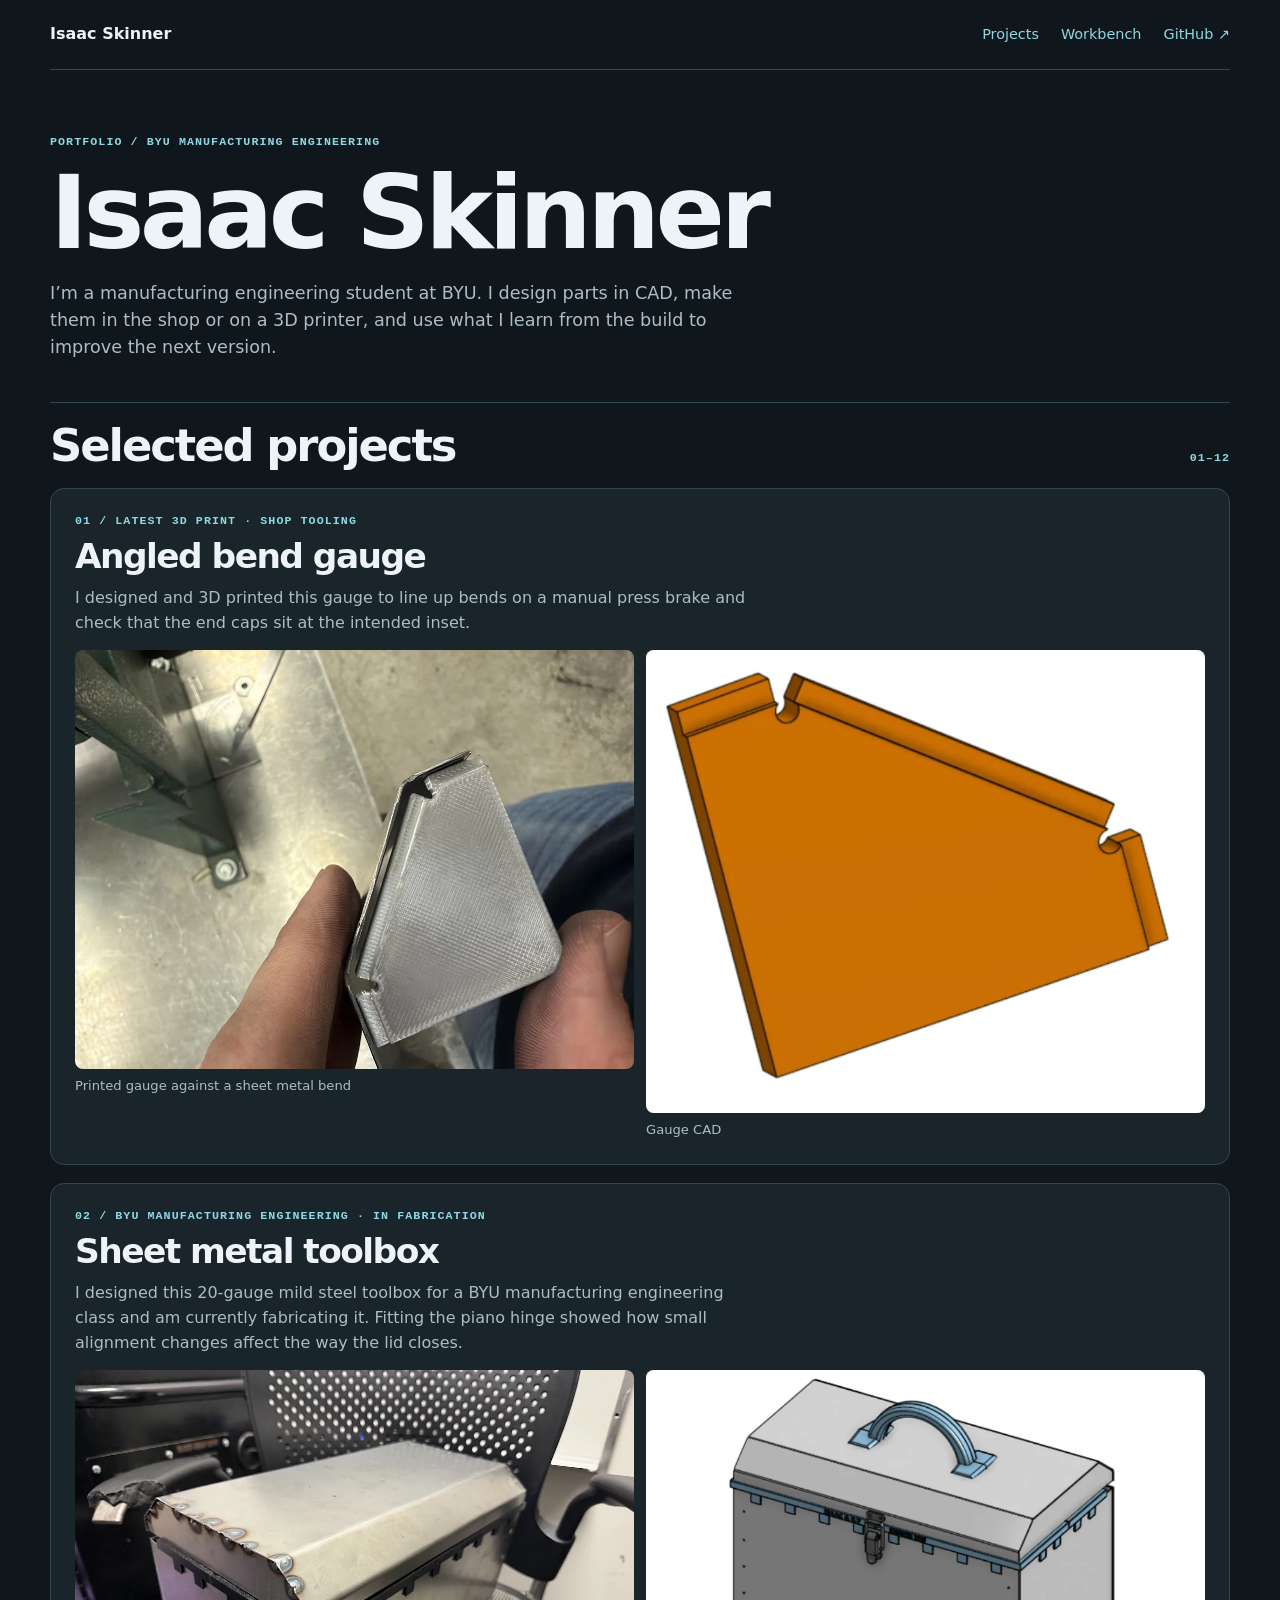
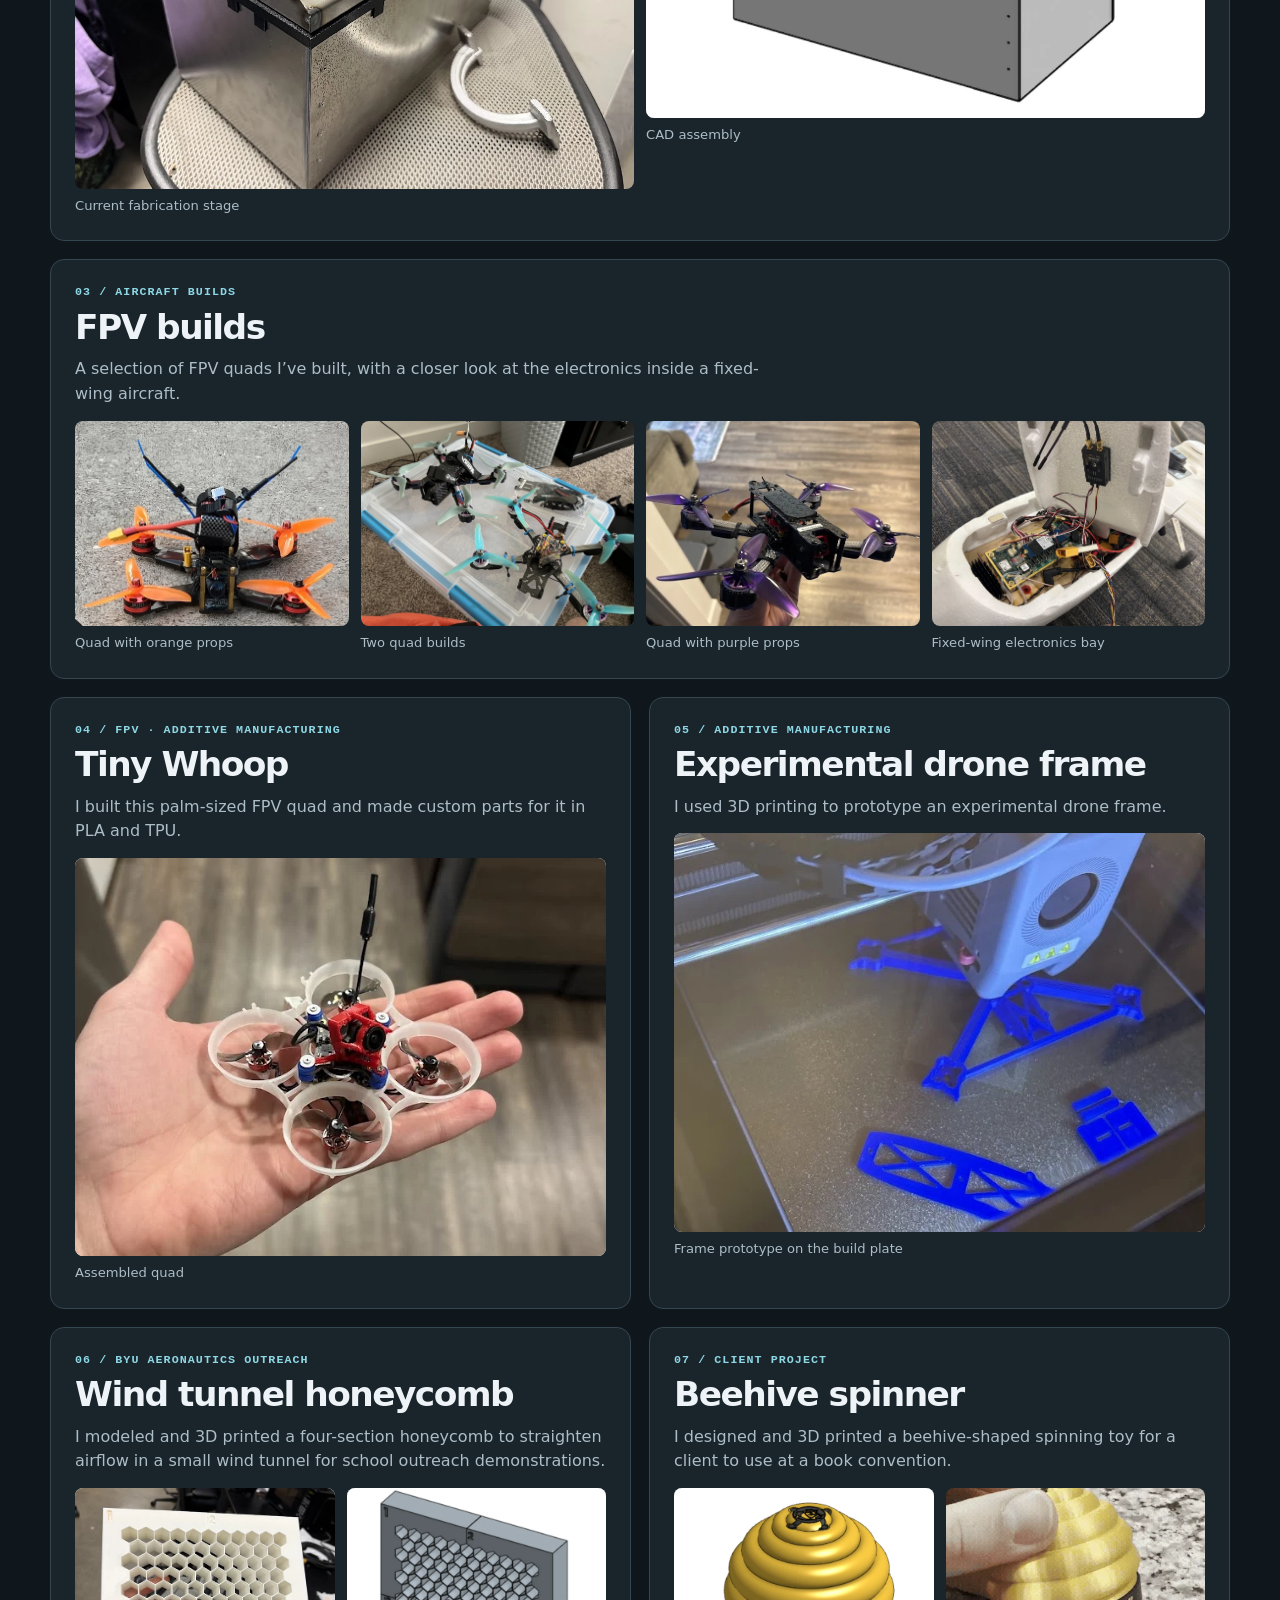
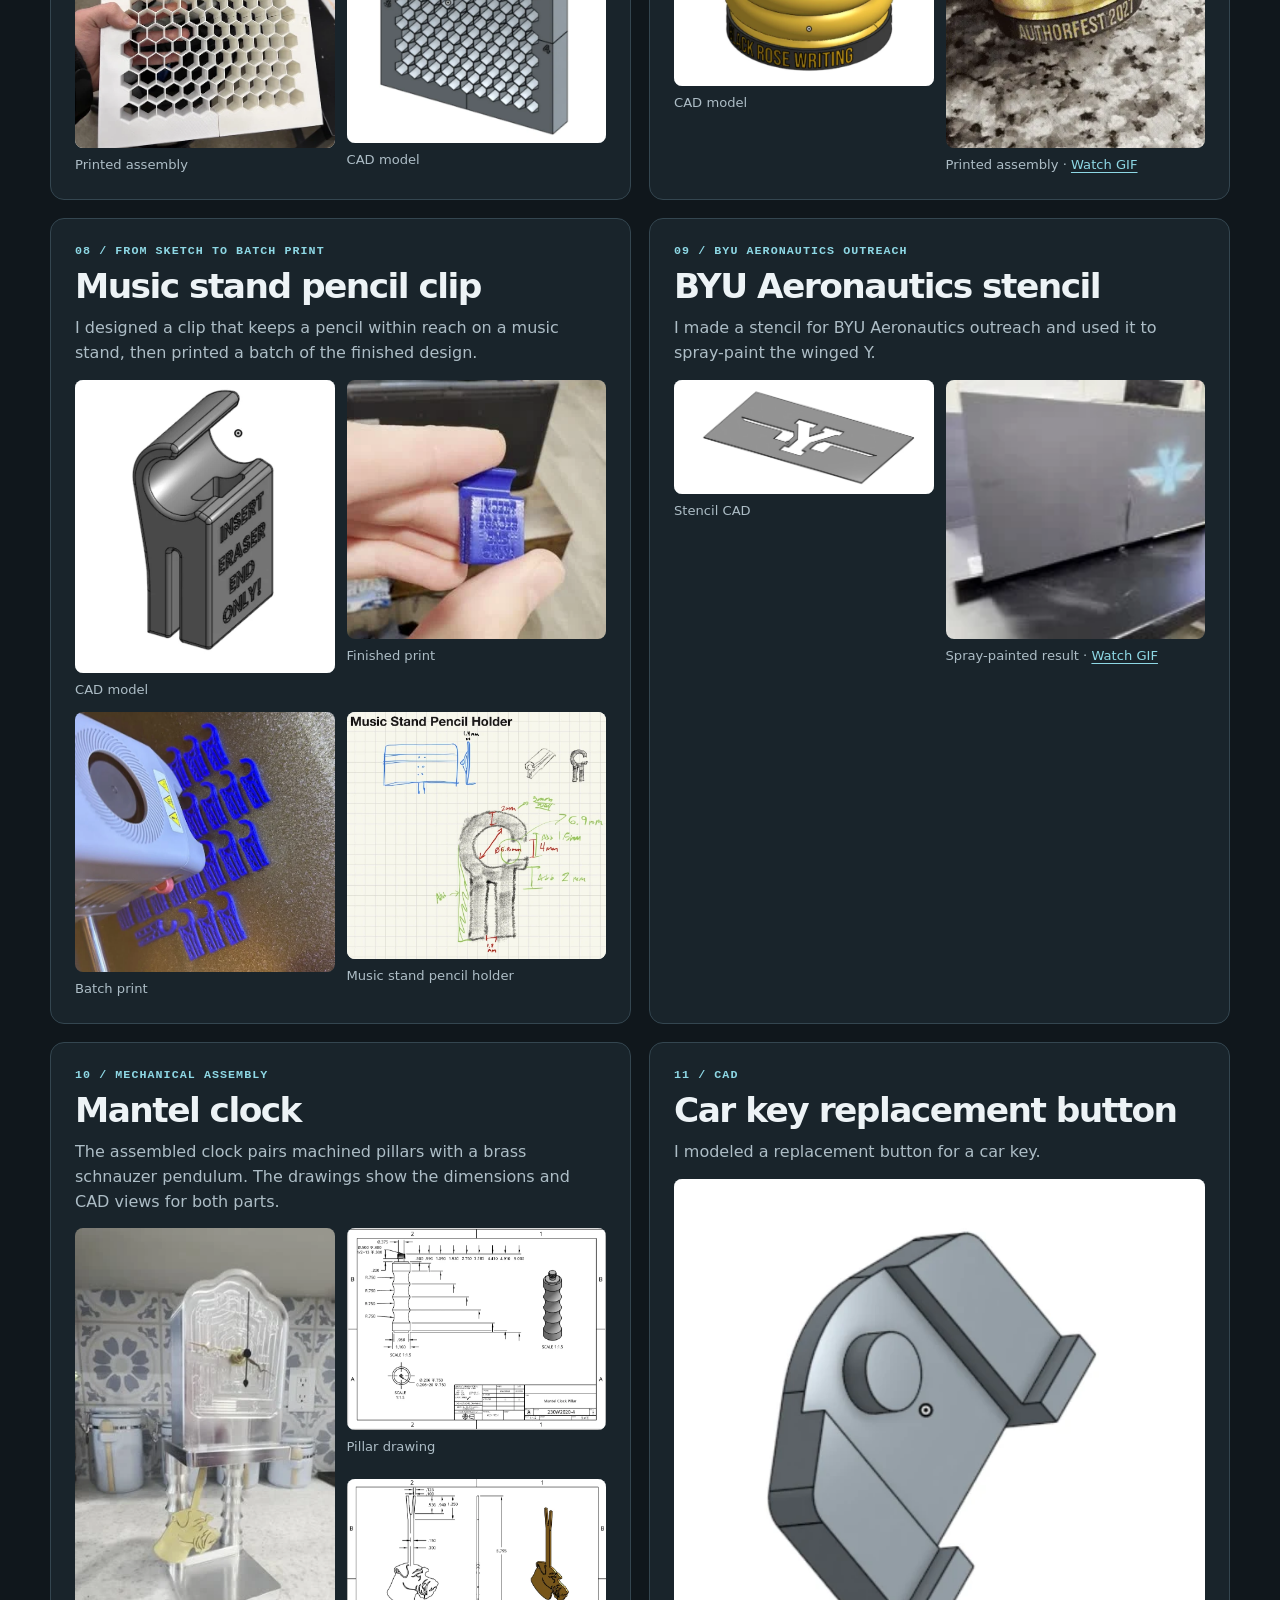
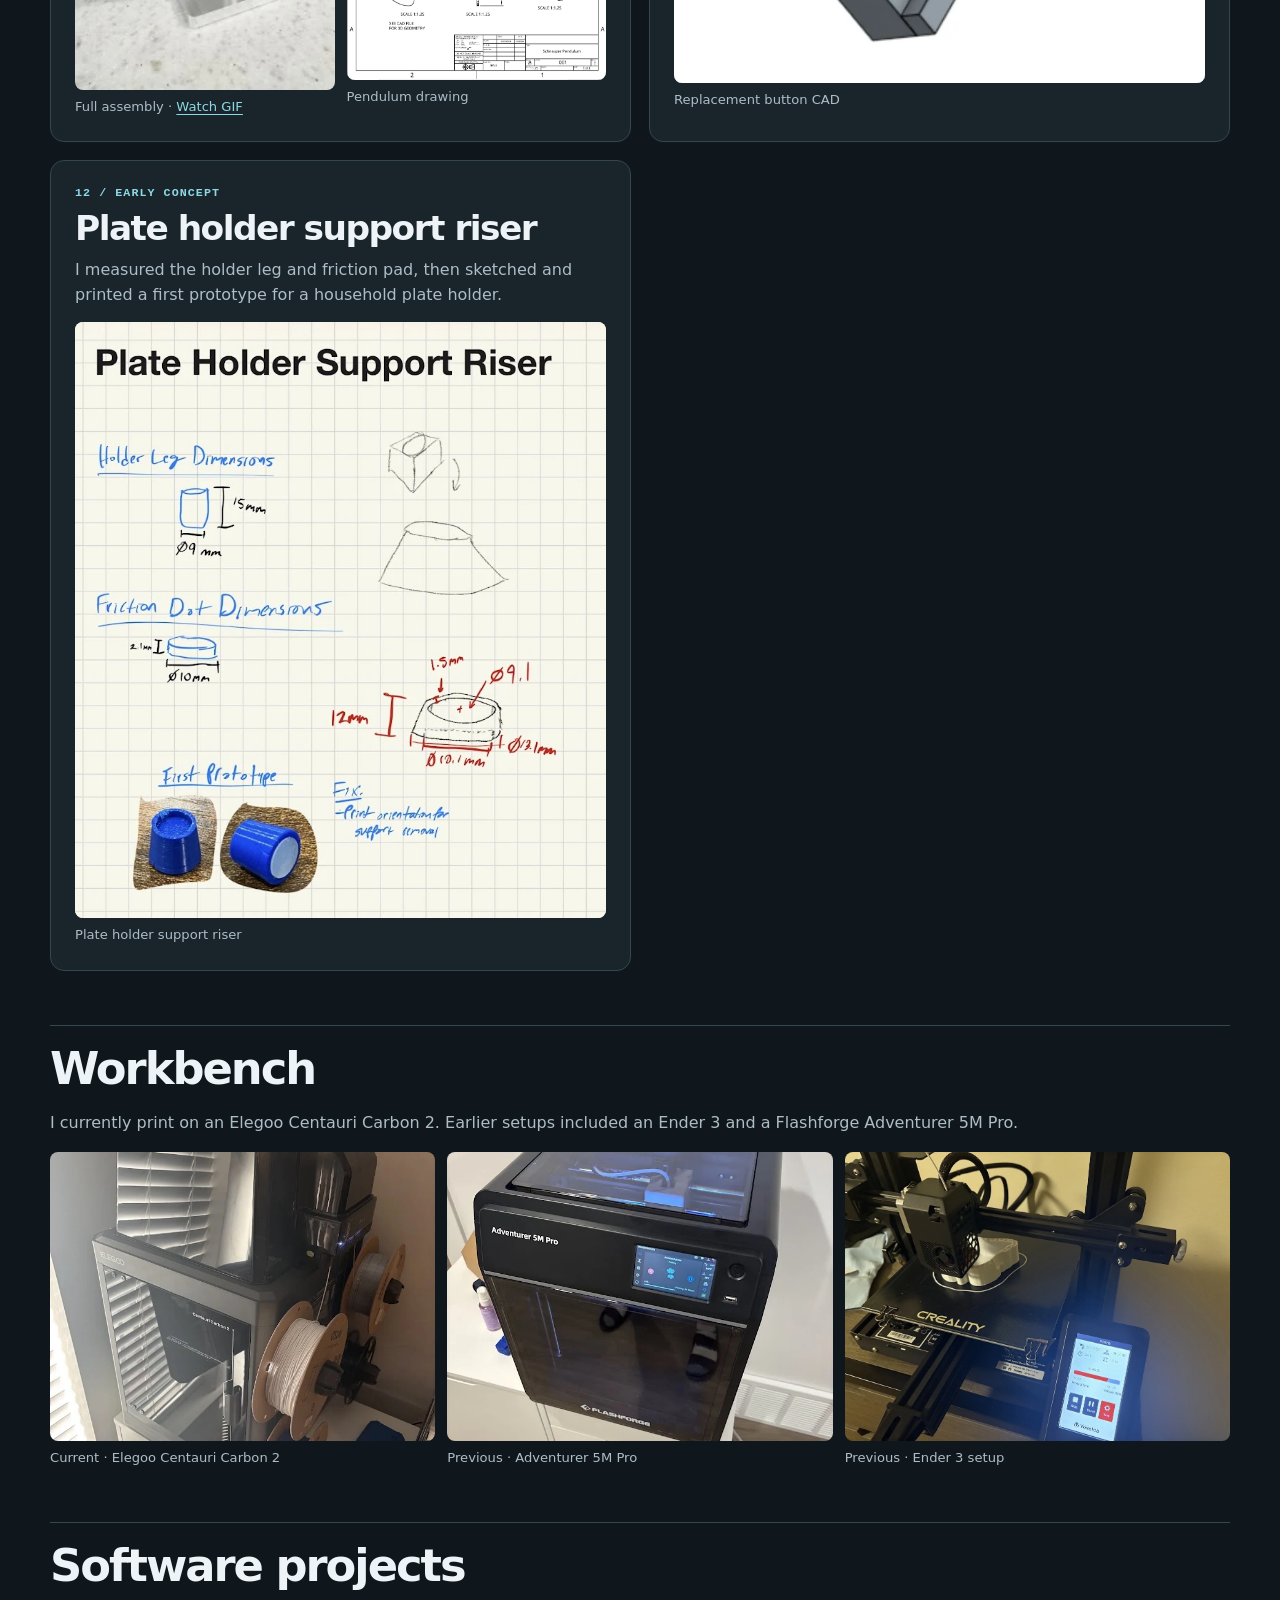
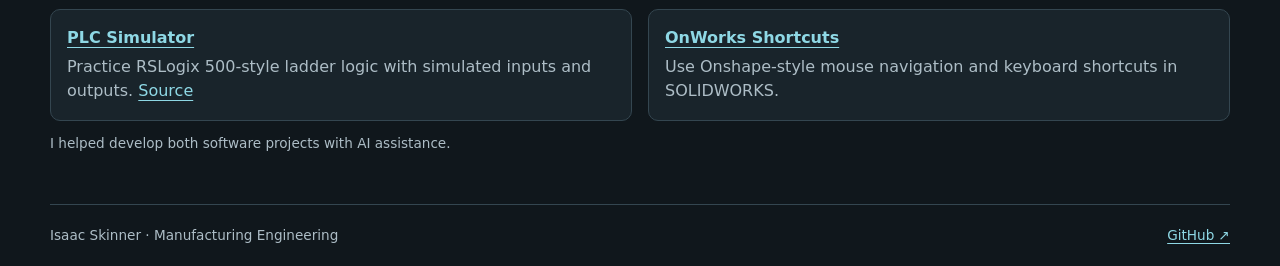
<file: index.html>
<!doctype html>
<html lang="en">
<head>
<meta charset="utf-8">
<meta name="viewport" content="width=device-width, initial-scale=1">
<meta name="description" content="Isaac Skinner’s manufacturing engineering portfolio, featuring CAD, sheet metal fabrication, 3D printing, and FPV builds.">
<title>Isaac Skinner | Manufacturing Engineering</title>
<link rel="icon" href="favicon.ico" sizes="any">
<link rel="stylesheet" href="portfolio.css">
</head>
<body>
<header class="shell masthead">
  <a class="brand" href="./">Isaac Skinner</a>
  <nav aria-label="Main navigation"><a href="#work">Projects</a><a href="#workbench">Workbench</a><a href="https://github.com/SkinnDeep">GitHub ↗</a></nav>
</header>
<main class="shell">
  <div class="intro">
    <p class="eyebrow">Portfolio / BYU Manufacturing Engineering</p>
    <h1>Isaac Skinner</h1>
    <p>I’m a manufacturing engineering student at BYU. I design parts in CAD, make them in the shop or on a 3D printer, and use what I learn from the build to improve the next version.</p>
  </div>
  <section id="work" aria-labelledby="work-title">
    <div class="section-head"><h2 id="work-title">Selected projects</h2><span class="eyebrow">01–12</span></div>
    <div class="projects"><article class="card wide" id="bend-gauge">
  <div class="copy"><p class="eyebrow">01 / Latest 3D print · Shop tooling</p><h3>Angled bend gauge</h3><p>I designed and 3D printed this gauge to line up bends on a manual press brake and check that the end caps sit at the intended inset.</p></div>
  <div class="gallery"><figure class="photo"><a href="assets/bend-gauge-print.webp"><img src="assets/bend-gauge-print.webp" alt="3D-printed angled gauge held against a bent sheet metal part" width="1115" height="836"></a><figcaption>Printed gauge against a sheet metal bend</figcaption></figure><figure class="cad"><a href="assets/bend-gauge-cad.webp"><img src="assets/bend-gauge-cad.webp" alt="CAD model of the angled gauge with raised edges and corner reliefs" width="719" height="596"></a><figcaption>Gauge CAD</figcaption></figure></div>
</article>
<article class="card wide" id="toolbox">
  <div class="copy"><p class="eyebrow">02 / BYU Manufacturing Engineering · In fabrication</p><h3>Sheet metal toolbox</h3><p>I designed this 20-gauge mild steel toolbox for a BYU manufacturing engineering class and am currently fabricating it. Fitting the piano hinge showed how small alignment changes affect the way the lid closes.</p></div>
  <div class="gallery"><figure class="photo"><a href="assets/toolbox-build.webp"><img src="assets/toolbox-build.webp" alt="Partially assembled steel toolbox with its handle beside it" width="1115" height="836"></a><figcaption>Current fabrication stage</figcaption></figure><figure class="cad"><a href="assets/toolbox-cad.webp"><img src="assets/toolbox-cad.webp" alt="CAD assembly of the toolbox with its handle and latch" width="930" height="580"></a><figcaption>CAD assembly</figcaption></figure></div>
</article>
<article class="card wide" id="fpv">
  <div class="copy"><p class="eyebrow">03 / Aircraft builds</p><h3>FPV builds</h3><p>A selection of FPV quads I’ve built, with a closer look at the electronics inside a fixed-wing aircraft.</p></div>
  <div class="gallery"><figure class="photo"><a href="assets/fpv-orange.webp"><img src="assets/fpv-orange.webp" alt="FPV quad with orange propellers" width="1110" height="836" loading="lazy"></a><figcaption>Quad with orange props</figcaption></figure><figure class="photo"><a href="assets/fpv-pair.webp"><img src="assets/fpv-pair.webp" alt="Two FPV quads with mint propellers and visible wiring" width="1115" height="836" loading="lazy"></a><figcaption>Two quad builds</figcaption></figure><figure class="photo"><a href="assets/fpv-purple.webp"><img src="assets/fpv-purple.webp" alt="Handheld FPV quad with purple propellers" width="627" height="836" loading="lazy"></a><figcaption>Quad with purple props</figcaption></figure><figure class="photo"><a href="assets/aircraft.webp"><img src="assets/aircraft.webp" alt="Open fixed-wing fuselage showing wiring and electronics" width="1115" height="836" loading="lazy"></a><figcaption>Fixed-wing electronics bay</figcaption></figure></div>
</article>
<article class="card" id="whoop">
  <div class="copy"><p class="eyebrow">04 / FPV · Additive manufacturing</p><h3>Tiny Whoop</h3><p>I built this palm-sized FPV quad and made custom parts for it in PLA and TPU.</p></div>
  <div class="gallery"><figure class="whoop"><a href="assets/whoop.webp"><img src="assets/whoop.webp" alt="Ducted Tiny Whoop quadcopter held in one hand" width="627" height="836" loading="lazy"></a><figcaption>Assembled quad</figcaption></figure></div>
</article>
<article class="card" id="drone-frame">
  <div class="copy"><p class="eyebrow">05 / Additive manufacturing</p><h3>Experimental drone frame</h3><p>I used 3D printing to prototype an experimental drone frame.</p></div>
  <div class="gallery"><figure class="photo"><a href="assets/drone-frame.webp"><img src="assets/drone-frame.webp" alt="Blue drone frame components on the build plate during printing" width="627" height="836" loading="lazy"></a><figcaption>Frame prototype on the build plate</figcaption></figure></div>
</article>
<article class="card" id="wind-tunnel">
  <div class="copy"><p class="eyebrow">06 / BYU Aeronautics outreach</p><h3>Wind tunnel honeycomb</h3><p>I modeled and 3D printed a four-section honeycomb to straighten airflow in a small wind tunnel for school outreach demonstrations.</p></div>
  <div class="gallery"><figure class=""><a href="assets/honeycomb-print.webp"><img src="assets/honeycomb-print.webp" alt="Four assembled sections of the white printed honeycomb" width="627" height="836" loading="lazy"></a><figcaption>Printed assembly</figcaption></figure><figure class="cad"><a href="assets/honeycomb-cad.webp"><img src="assets/honeycomb-cad.webp" alt="CAD model of the four numbered honeycomb sections" width="645" height="634" loading="lazy"></a><figcaption>CAD model</figcaption></figure></div>
</article>
<article class="card" id="beehive">
  <div class="copy"><p class="eyebrow">07 / Client project</p><h3>Beehive spinner</h3><p>I designed and 3D printed a beehive-shaped spinning toy for a client to use at a book convention.</p></div>
  <div class="gallery"><figure class="cad"><a href="assets/beehive-cad.webp"><img src="assets/beehive-cad.webp" alt="Gold beehive CAD model on a Black Rose Writing base" width="689" height="524" loading="lazy"></a><figcaption>CAD model</figcaption></figure><figure class=""><a href="assets/beehive-demo.webp"><img src="assets/beehive-demo.webp" alt="The assembled printed beehive toy" width="420" height="746" loading="lazy"></a><figcaption>Printed assembly · <a href="assets/beehive-demo.gif">Watch GIF</a></figcaption></figure></div>
</article>
<article class="card" id="pencil-clip">
  <div class="copy"><p class="eyebrow">08 / From sketch to batch print</p><h3>Music stand pencil clip</h3><p>I designed a clip that keeps a pencil within reach on a music stand, then printed a batch of the finished design.</p></div>
  <div class="gallery"><figure class="cad"><a href="assets/pencil-clip-cad.webp"><img src="assets/pencil-clip-cad.webp" alt="CAD model of the pencil clip with an eraser-end instruction" width="516" height="583" loading="lazy"></a><figcaption>CAD model</figcaption></figure><figure class="photo"><a href="assets/pencil-clip-finished.webp"><img src="assets/pencil-clip-finished.webp" alt="Finished blue pencil clip held in hand" width="300" height="534" loading="lazy"></a><figcaption>Finished print</figcaption></figure><figure class="photo"><a href="assets/pencil-clip-batch.webp"><img src="assets/pencil-clip-batch.webp" alt="Rows of blue pencil clips printing on one build plate" width="627" height="836" loading="lazy"></a><figcaption>Batch print</figcaption></figure><figure class="sketch"><a href="assets/pencil.webp"><img src="assets/pencil.webp" alt="Annotated sketch of a clip-on pencil holder" width="878" height="836" loading="lazy"></a><figcaption>Music stand pencil holder</figcaption></figure></div>
</article>
<article class="card" id="stencil">
  <div class="copy"><p class="eyebrow">09 / BYU Aeronautics outreach</p><h3>BYU Aeronautics stencil</h3><p>I made a stencil for BYU Aeronautics outreach and used it to spray-paint the winged Y.</p></div>
  <div class="gallery"><figure class="cad"><a href="assets/stencil-cad.webp"><img src="assets/stencil-cad.webp" alt="CAD model of the winged Y stencil" width="1089" height="478" loading="lazy"></a><figcaption>Stencil CAD</figcaption></figure><figure class="photo"><a href="assets/stencil-demo.webp"><img src="assets/stencil-demo.webp" alt="Blue winged Y spray-painted on a dark panel" width="300" height="168" loading="lazy"></a><figcaption>Spray-painted result · <a href="assets/stencil-demo.gif">Watch GIF</a></figcaption></figure></div>
</article>
<article class="card" id="clock">
  <div class="copy"><p class="eyebrow">10 / Mechanical assembly</p><h3>Mantel clock</h3><p>The assembled clock pairs machined pillars with a brass schnauzer pendulum. The drawings show the dimensions and CAD views for both parts.</p></div>
  <div class="gallery"><figure class="photo"><a href="assets/clock-demo.webp"><img src="assets/clock-demo.webp" alt="Assembled mantel clock with a brass schnauzer pendulum" width="300" height="534" loading="lazy"></a><figcaption>Full assembly · <a href="assets/clock-demo.gif">Watch GIF</a></figcaption></figure><figure class="cad"><a href="assets/clock-pillar.webp"><img src="assets/clock-pillar.webp" alt="Dimensioned drawing and CAD view of the mantel clock pillar" width="841" height="653" loading="lazy"></a><figcaption>Pillar drawing</figcaption></figure><figure class="cad"><a href="assets/clock-pendulum.webp"><img src="assets/clock-pendulum.webp" alt="Dimensioned drawing and CAD view of the schnauzer pendulum" width="831" height="644" loading="lazy"></a><figcaption>Pendulum drawing</figcaption></figure></div>
</article>
<article class="card" id="key-button">
  <div class="copy"><p class="eyebrow">11 / CAD</p><h3>Car key replacement button</h3><p>I modeled a replacement button for a car key.</p></div>
  <div class="gallery"><figure class="cad"><a href="assets/key-button.webp"><img src="assets/key-button.webp" alt="CAD model of a car key button with retention tabs" width="600" height="570" loading="lazy"></a><figcaption>Replacement button CAD</figcaption></figure></div>
</article>
<article class="card" id="sketches">
  <div class="copy"><p class="eyebrow">12 / Early concept</p><h3>Plate holder support riser</h3><p>I measured the holder leg and friction pad, then sketched and printed a first prototype for a household plate holder.</p></div>
  <div class="gallery"><figure class="sketch"><a href="assets/riser.webp"><img src="assets/riser.webp" alt="Dimensioned plate holder riser sketch with prototype photos" width="744" height="836" loading="lazy"></a><figcaption>Plate holder support riser</figcaption></figure></div>
</article></div>
  </section>
  <section id="workbench" aria-labelledby="bench-title">
    <div class="section-head"><h2 id="bench-title">Workbench</h2></div>
    <p class="section-intro">I currently print on an Elegoo Centauri Carbon 2. Earlier setups included an Ender 3 and a Flashforge Adventurer 5M Pro.</p>
    <div class="gallery printers"><figure class="photo"><a href="assets/cc2.webp"><img src="assets/cc2.webp" alt="Enclosed Elegoo Centauri Carbon 2 with filament spools" width="627" height="836" loading="lazy"></a><figcaption>Current · Elegoo Centauri Carbon 2</figcaption></figure><figure class="photo"><a href="assets/adm.webp"><img src="assets/adm.webp" alt="Flashforge Adventurer 5M Pro on a cabinet" width="627" height="836" loading="lazy"></a><figcaption>Previous · Adventurer 5M Pro</figcaption></figure><figure class="photo"><a href="assets/ender.webp"><img src="assets/ender.webp" alt="Open-frame 3D printer in the middle of a print" width="1115" height="836" loading="lazy"></a><figcaption>Previous · Ender 3 setup</figcaption></figure></div>
  </section>
  <section aria-labelledby="software-title">
    <div class="section-head"><h2 id="software-title">Software projects</h2></div>
    <dl class="software">
        <div><dt><a href="https://skinndeep.github.io/plc-simulator/">PLC Simulator</a></dt><dd>Practice RSLogix 500-style ladder logic with simulated inputs and outputs. <a href="https://github.com/SkinnDeep/plc-simulator">Source</a></dd></div>
        <div><dt><a href="https://github.com/SkinnDeep/OnWorks-Shortcuts">OnWorks Shortcuts</a></dt><dd>Use Onshape-style mouse navigation and keyboard shortcuts in SOLIDWORKS.</dd></div>
      </dl>
      <p class="note">I helped develop both software projects with AI assistance.</p>

  </section>
</main>
<footer class="shell"><span>Isaac Skinner · Manufacturing Engineering</span><a href="https://github.com/SkinnDeep">GitHub ↗</a></footer>
</body>
</html>
</file>
<file: portfolio.css>
:root {
  color-scheme: dark;
  --ink: #edf3f6;
  --muted: #adbdc6;
  --paper: #10171c;
  --line: #344650;
  --accent: #8ed8e5;
}
* { box-sizing: border-box; }
body { margin: 0; background: var(--paper); color: var(--ink); font: 16px/1.55 system-ui, sans-serif; }
a { color: var(--accent); text-underline-offset: .22em; }
a:hover { color: var(--ink); }
a:focus-visible { outline: 3px solid var(--accent); outline-offset: 4px; }
.shell { width: min(1180px, calc(100% - 48px)); margin-inline: auto; }
.masthead, footer, .section-head { display: flex; align-items: baseline; justify-content: space-between; gap: 12px 24px; flex-wrap: wrap; }
.masthead { padding: 22px 0; border-bottom: 1px solid var(--line); }
.brand { color: var(--ink); font-weight: 750; text-decoration: none; }
nav { display: flex; flex-wrap: wrap; gap: 8px 22px; }
nav a { font-size: .9rem; text-decoration: none; }
nav a:hover { text-decoration: underline; }
.intro { padding: clamp(36px, 5vw, 68px) 0 40px; }
h1, h2, h3, p { margin: 0; }
h1, h2, h3 { line-height: 1.06; letter-spacing: -.045em; }
h1 { font-size: clamp(3.1rem, 8vw, 6.4rem); margin: 8px 0 12px; }
h2 { font-size: clamp(1.85rem, 4vw, 2.8rem); }
h3 { font-size: clamp(1.55rem, 3vw, 2.15rem); margin: 7px 0 12px; }
.intro > p:last-child { max-width: 61ch; font-size: 1.1rem; }
.eyebrow { font: 650 .73rem/1.5 ui-monospace, Consolas, monospace; text-transform: uppercase; letter-spacing: .09em; color: var(--accent); }
.section-head { border-top: 1px solid var(--line); padding: 19px 0; }
section + section { margin-top: 54px; }
.projects { display: grid; grid-template-columns: repeat(2, minmax(0, 1fr)); gap: 18px; }
.card { display: flex; flex-direction: column; gap: 14px; border: 1px solid var(--line); background: #19242b; border-radius: 14px; padding: clamp(14px, 2vw, 24px); }
.card.wide { grid-column: 1 / -1; }
.copy > p:last-child, .intro > p:last-child, .section-intro, .software dd, .note { color: var(--muted); }
.copy > p:last-child { max-width: 68ch; }
.gallery { display: grid; grid-auto-columns: minmax(0, 1fr); grid-auto-flow: column; gap: 12px; align-items: start; }
figure { min-width: 0; margin: 0; }
figure > a { display: block; border-radius: 8px; overflow: hidden; background: #f1f4f5; }
figure img { display: block; width: 100%; height: auto; aspect-ratio: 1 / 1; object-fit: cover; }
figure.cad img, figure.sketch img { aspect-ratio: auto; object-fit: contain; }
figure.cad > a { background: #fff; box-shadow: inset 0 0 0 1px var(--line); }
:is(#bend-gauge, #toolbox) .photo img, #fpv img { aspect-ratio: 4 / 3; }
:is(#bend-gauge, #toolbox) .gallery { grid-template-columns: repeat(2, minmax(0, 1fr)); }
#wind-tunnel .gallery figure:first-child img { object-position: center 75%; }
#whoop img, #drone-frame img { aspect-ratio: 4 / 3; object-position: center 46%; }
figcaption { margin-top: 7px; color: var(--muted); font-size: .82rem; }
.section-intro { margin: 0 0 16px; }
.printers img { aspect-ratio: 4 / 3; }
.software { margin: 0; display: grid; grid-template-columns: repeat(2, minmax(0, 1fr)); gap: 16px; }
.software div { background: #19242b; border: 1px solid var(--line); border-radius: 10px; padding: 16px; }
.software dt { font-weight: 700; margin-bottom: 4px; }
.software dd { margin: 0; }
.note { margin-top: 12px; font-size: .85rem; }
footer { margin-top: 50px !important; border-top: 1px solid var(--line); padding: 20px 0; color: var(--muted); font-size: .85rem; }
@media (max-width: 720px) {
  .shell { width: calc(100% - 32px); }
  .projects, .software { grid-template-columns: 1fr; }
  #fpv .gallery, .printers { grid-auto-flow: row; grid-template-columns: repeat(2, minmax(0, 1fr)); }
}
@media (max-width: 380px) {
  :is(#bend-gauge, #toolbox) .gallery { grid-auto-flow: row; grid-template-columns: 1fr; }
}

#pencil-clip .gallery, #clock .gallery {
  grid-auto-flow: row;
  grid-template-columns: repeat(2, minmax(0, 1fr));
}
#clock .gallery figure:first-child { grid-row: span 2; }
#clock .gallery figure:first-child img { aspect-ratio: 9 / 16; }
</file>
